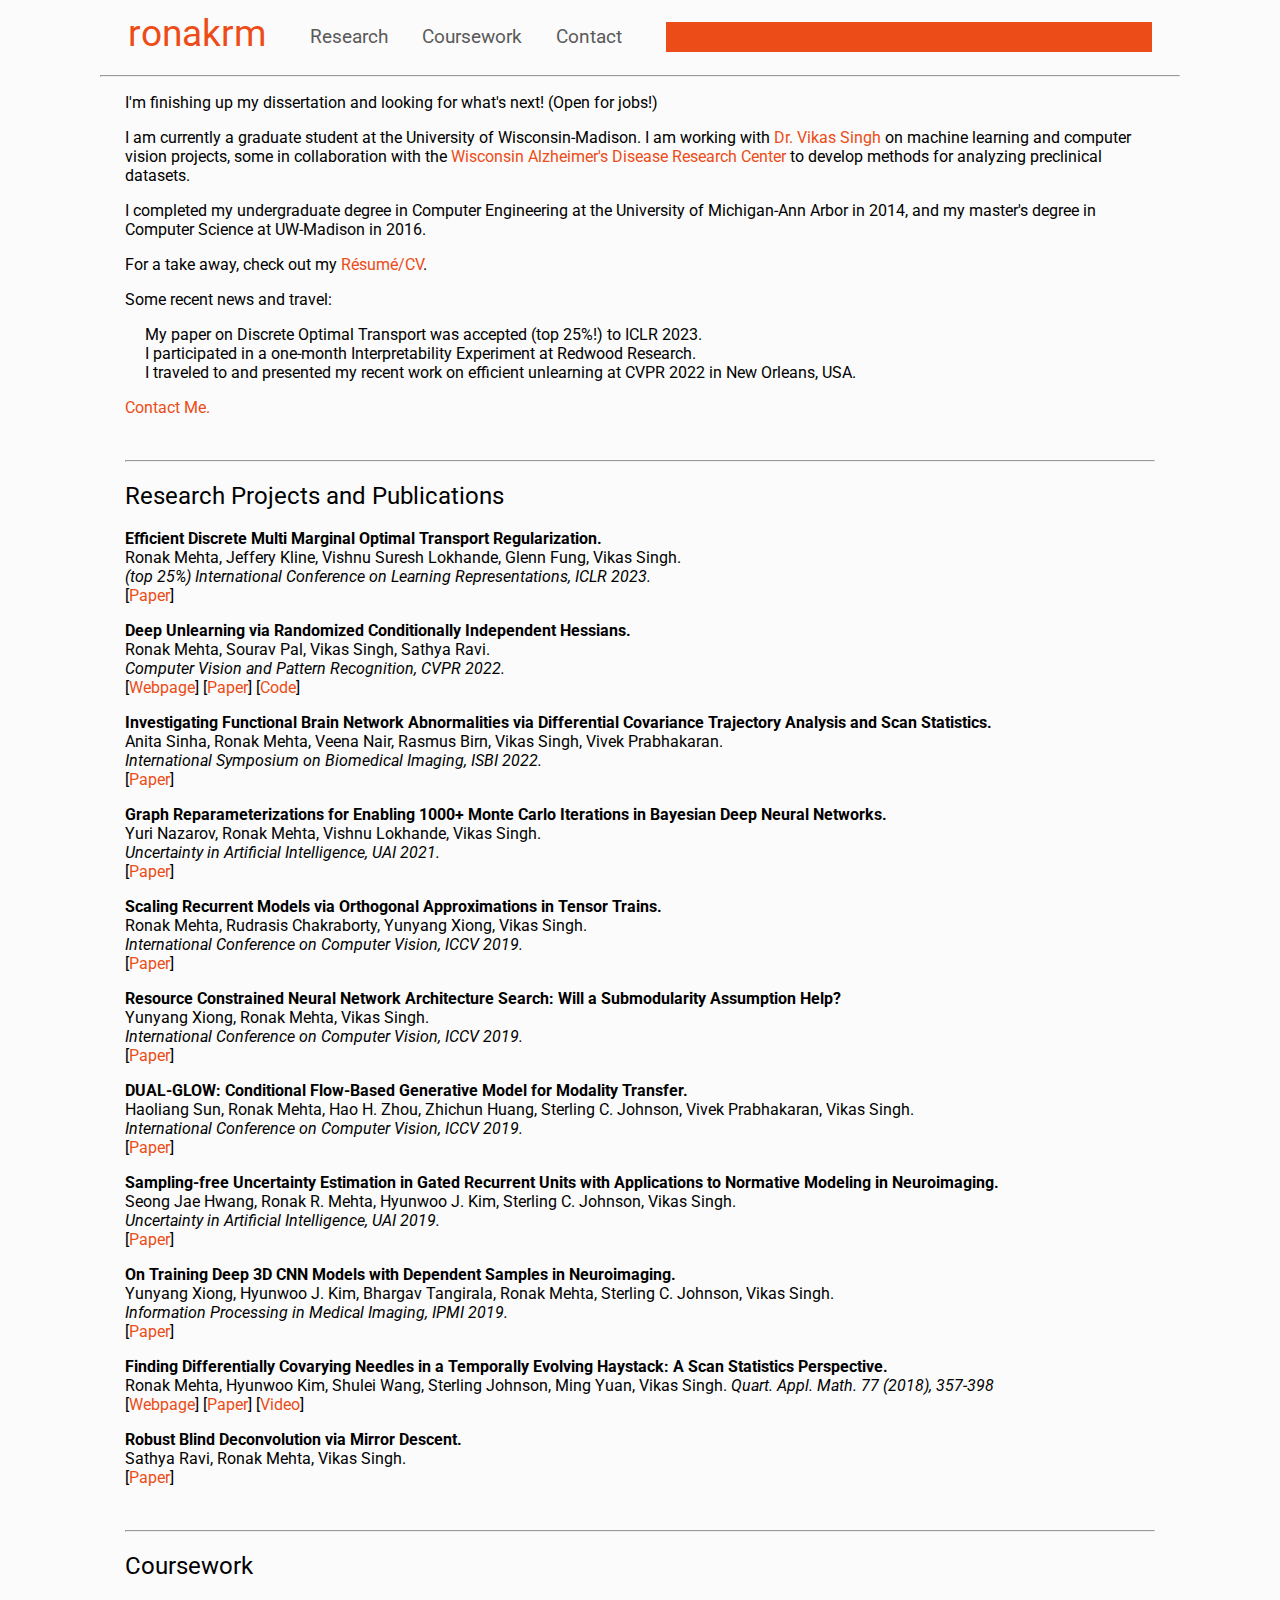
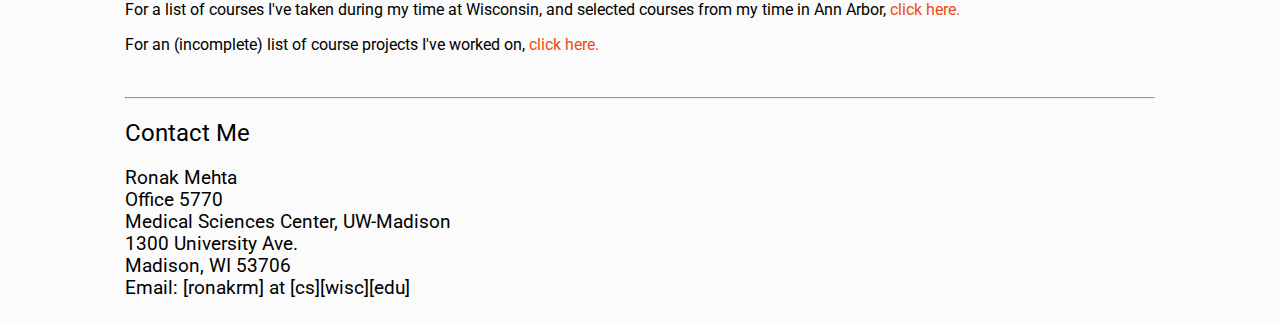
<file: index.html>
<!DOCTYPE HTML>
<html>
	
<head>
	<meta charset="utf-8">
	<link href='http://fonts.googleapis.com/css?family=Roboto' rel='stylesheet' type='text/css'>
	<link rel="stylesheet" href="./css/title-bar.css">
	<link rel="stylesheet" href="./css/main.css">
	
	<script src="http://code.jquery.com/jquery-3.2.1.js"></script>

</head>

<body>
	<div class="header">
		<table id="title-bar">
			<tr>
				<td>
					<div id="title">
						<div class="container">
								<h1><a href="/~ronakrm/">ronakrm</a></h1>
						</div>
					</div>
				</td>
				<td>
					<div id="nav">
						<div class="container">
							<ul>
								<li><a href="#research">Research</a></li>
								<li><a href="#coursework">Coursework</a></li>
								<li><a href="#contact">Contact</a></li>
							</ul>
						</div>
					</div>
				</td>
				<td>
					<div id="title-box">
						<div class="container">
						</div>
					</div>
				</td>
			</tr>
		</table>
		<hr style="margin:0">
	</div>
	<div class="content">
		<div class="container">
			<p>I'm finishing up my dissertation and looking for what's next! (Open for jobs!)</p>
			<p>I am currently a graduate student at the University of Wisconsin-Madison. I am working with <a href="http://biostat.wisc.edu/~vsingh" class="prettylink">Dr. Vikas Singh</a> on machine learning and computer vision projects, some in collaboration with the <a href="http://adrc.wisc.edu" class="prettylink">Wisconsin Alzheimer's Disease Research Center</a> to develop methods for analyzing preclinical datasets.</p>
			<p>I completed my undergraduate degree in Computer Engineering at the University of Michigan-Ann Arbor in 2014, and my master's degree in Computer Science at UW-Madison in 2016.</p>
			<p>For a take away, check out my <a href="/~ronakrm/resume/Ronak_Mehta_CV.pdf" class="prettylink">R&eacute;sum&eacute;/CV</a>.</p>
			<p>Some recent news and travel:</p>
				<p style="margin-left:20px">
					My paper on Discrete Optimal Transport was accepted (top 25%!) to ICLR 2023.
					<br/>I participated in a one-month Interpretability Experiment at Redwood Research.
					<br/>I traveled to and presented my recent work on efficient unlearning at CVPR 2022 in New Orleans, USA.
					<!-- <br/> I presented (virtually) recent joint follow-up work on covariance trajectories at ISBI 2022 at Kolkata, India. -->
					<!-- <br/> I presented (virtually) joint work on fast Monte Carlo estimates in Deep Networks at UAI 2021. -->
				<!-- - I presented my recent works at ICCV 2019 in Seoul, Korea. -->
				<!-- <br/>- I presented joint work on Sampling-Free Uncertainty Estimation in RNNs at UAI 2019 in Tel-Aviv, Israel. -->
				<!-- <br/>- Our work on Training Deep 3DCNN Models with Dependent Samples in Neuroimaging was presented at IPMI 2019 in Hong Kong. -->
				<!-- <br/>- I attended the Third AI Safety Camp in Madrid, Spain, and worked on the analysis of adversarial corruptions to mutli-armed bandit problems. -->
				<!--<br> I presented my work on <a href="/~ronakrm/research/covtraj/" class="prettylink">covariance trajectory localization</a> at the CVPR 2018 Workshop on Differential Geometry in Computer Vision and Machine Learning (Diff-CVML) in Salt Lake City.-->
				<!--<br>I presented some of my work below at Midwest Macine Learning Symposium (MMLS 2018) in Chicago, IL.-->
				<!--<br>I presented a poster on Robust Image Deconvolution (see below) at the Midwest Computer Vision Workshop (MCVW 2018) in Ann Arbor, MI.-->
				<!-- <br>I attended CVPR 2017 in Hawaii. -->
				<!-- <br>I attended the Midwest Machine Learning Symposium (MMLS 2017) in Chicago. -->
				<!-- <br>I attended ICML 2016 in New York. -->
				</p>
			<p><a href="/~ronakrm/#contact" class="prettylink">Contact Me.</a></p>
		</div>
	</div>

	<a class="anchor" id="research"></a>
	<div class="content">
		<div class="container">
			<hr/>
			<h2>Research Projects and Publications</h2>

			<!-- THE TEMPLATE
			<p>
			<b>Title.</b>
			<br/>
			Author 1, Author 2, Author 3.
			<br/>
			<em>Venue/Under Review.</em>
			<br/>
			[Links TBD]
			[<a href="/~ronakrm/research/projectpage/" class="prettylink">Webpage</a>][<a href="Arxiv/pub page link" class="prettylink">Paper</a>] [<a href="video link" class="prettylink">Video</a>] [<a href="code/github link" class="prettylink">Code</a>]
			</p>
			--> 
			<p>
			<b>Efficient Discrete Multi Marginal Optimal Transport Regularization.</b>
			<br/>
			Ronak Mehta, Jeffery Kline, Vishnu Suresh Lokhande, Glenn Fung, Vikas Singh.
			<br/>
			<em>(top 25%) International Conference on Learning Representations, ICLR 2023.</em>
			<br/>
			<!-- [<a href="/~ronakrm/research/projectpage/" class="prettylink">Webpage</a>] -->
			[<a href="https://openreview.net/forum?id=R98ZfMt-jE" class="prettylink">Paper</a>]
			<!-- [<a href="video link" class="prettylink">Video</a>] -->
			<!-- [<a href="code/github link" class="prettylink">Code</a>] -->
			</p>
			<p>
			<b>Deep Unlearning via Randomized Conditionally Independent Hessians.</b>
			<br/>
			Ronak Mehta, Sourav Pal, Vikas Singh, Sathya Ravi.
			<br/>
			<em>Computer Vision and Pattern Recognition, CVPR 2022.</em>
			<br/>
			[<a href="/~ronakrm/research/deep-unlearning/" class="prettylink">Webpage</a>]
			[<a href="https://openaccess.thecvf.com/content/CVPR2022/html/Mehta_Deep_Unlearning_via_Randomized_Conditionally_Independent_Hessians_CVPR_2022_paper.html" class="prettylink">Paper</a>]
			<!-- [<a href="video link" class="prettylink">Video</a>] -->
			[<a href="https://github.com/vsingh-group/LCODEC-deep-unlearning" class="prettylink">Code</a>]
			</p>

			<p>
			<b>Investigating Functional Brain Network Abnormalities via Differential Covariance Trajectory Analysis and Scan Statistics.</b>
			<br/>
			Anita Sinha, Ronak Mehta, Veena Nair, Rasmus Birn, Vikas Singh, Vivek Prabhakaran.
			<br/>
			<em>International Symposium on Biomedical Imaging, ISBI 2022.</em>
			<br/>
			[<a href="https://ieeexplore.ieee.org/document/9761442" class="prettylink">Paper</a>]
			<!-- [<a href="/~ronakrm/research/projectpage/" class="prettylink">Webpage</a>] -->
			<!-- [<a href="Arxiv/pub page link" class="prettylink">Paper</a>] -->
			<!-- [<a href="video link" class="prettylink">Video</a>] -->
			<!-- [<a href="https://github.com/vsingh-group/LCODEC-deep-unlearning" class="prettylink">Code</a>] -->
			</p>

			<p>
			<b>Graph Reparameterizations for Enabling 1000+ Monte Carlo Iterations in Bayesian Deep Neural Networks.</b>
			<br/>
			Yuri Nazarov, Ronak Mehta, Vishnu Lokhande, Vikas Singh.
			<br/>
			<em>Uncertainty in Artificial Intelligence, UAI 2021.</em>
			<br/>
			<!-- [<a href="/~ronakrm/research/projectpage/" class="prettylink">Webpage</a>] -->
			[<a href="https://proceedings.mlr.press/v161/nazarovs21b.html" class="prettylink">Paper</a>]
			<!-- [<a href="video link" class="prettylink">Video</a>] -->
			<!-- [<a href="https://github.com/vsingh-group/LCODEC-deep-unlearning" class="prettylink">Code</a>] -->
			</p>

			<p>
			<b>Scaling Recurrent Models via Orthogonal Approximations in Tensor Trains.</b>
			<br/>
			Ronak Mehta, Rudrasis Chakraborty, Yunyang Xiong, Vikas Singh.
			<br/>
			<em>International Conference on Computer Vision, ICCV 2019.</em>
			<br/>
			<!--[<a href="/~ronakrm/research/ott/" class="prettylink">Webpage</a>]-->
			[<a href="http://openaccess.thecvf.com/content_ICCV_2019/html/Mehta_Scaling_Recurrent_Models_via_Orthogonal_Approximations_in_Tensor_Trains_ICCV_2019_paper.html" class="prettylink">Paper</a>]
			</p>

			<p>
			<b>Resource Constrained Neural Network Architecture Search: Will a Submodularity Assumption Help?</b>
			<br/>
			Yunyang Xiong, Ronak Mehta, Vikas Singh. 
			<br/>
			<em>International Conference on Computer Vision, ICCV 2019.</em>
			<br/>
			<!--[<a href="/~ronakrm/research/rcas/" class="prettylink">Webpage</a>]-->
			[<a href="http://openaccess.thecvf.com/content_ICCV_2019/html/Xiong_Resource_Constrained_Neural_Network_Architecture_Search_Will_a_Submodularity_Assumption_ICCV_2019_paper.html" class="prettylink">Paper</a>]
			</p>

			<p>
			<b>DUAL-GLOW: Conditional Flow-Based Generative Model for Modality Transfer.</b>
			<br/>
			Haoliang Sun, Ronak Mehta, Hao H. Zhou, Zhichun Huang, Sterling C. Johnson, Vivek Prabhakaran, Vikas Singh.
			<br/>
			<em>International Conference on Computer Vision, ICCV 2019.</em>
			<br/>
			<!--[<a href="/~ronakrm/research/rcas/" class="prettylink">Webpage</a>]-->
			[<a href="http://openaccess.thecvf.com/content_ICCV_2019/html/Sun_DUAL-GLOW_Conditional_Flow-Based_Generative_Model_for_Modality_Transfer_ICCV_2019_paper.html" class="prettylink">Paper</a>]
			</p>

			<p>
			<b>Sampling-free Uncertainty Estimation in Gated Recurrent Units with Applications to Normative Modeling in Neuroimaging.</b>
			<br/>
			Seong Jae Hwang, Ronak R. Mehta, Hyunwoo J. Kim, Sterling C. Johnson, Vikas Singh.
			<br/>
			<em>Uncertainty in Artificial Intelligence, UAI 2019.</em>
			<br/>
			<!--[<a href="/~ronakrm/research/spgru/" class="prettylink">Webpage</a>]-->[<a href="http://auai.org/uai2019/proceedings/papers/296.pdf" class="prettylink">Paper</a>]
			</p>

			<p>
			<b>On Training Deep 3D CNN Models with Dependent Samples in Neuroimaging.</b>
			<br/>
			Yunyang Xiong, Hyunwoo J. Kim, Bhargav Tangirala, Ronak Mehta, Sterling C. Johnson, Vikas Singh.
			<br/>
			<em>Information Processing in Medical Imaging, IPMI 2019.</em>
			<br/>
			[<a href="https://link.springer.com/chapter/10.1007/978-3-030-20351-1_8" class="prettylink">Paper</a>]
			<!--[<a href="/~ronakrm/research/projectpage/" class="prettylink">Webpage</a>][<a href="video link" class="prettylink">Video</a>] [<a href="code/github link" class="prettylink">Code</a>]-->
			</p>

			<p>
			<b>Finding Differentially Covarying Needles in a Temporally Evolving Haystack: A Scan Statistics Perspective.</b>
			<br/>
			Ronak Mehta, Hyunwoo Kim, Shulei Wang, Sterling Johnson, Ming Yuan, Vikas Singh. 
			<em>Quart. Appl. Math. 77 (2018), 357-398</em>
			<br/>
			[<a href="/~ronakrm/research/covtraj/" class="prettylink">Webpage</a>] [<a href="https://www.ams.org/journals/qam/2019-77-02/S0033-569X-2018-01522-9/" class="prettylink">Paper</a>] [<a href="https://vimeo.com/205606140" class="prettylink">Video</a>]
			</p>

			<p>
			<b>Robust Blind Deconvolution via Mirror Descent.</b>
			<br/>
			Sathya Ravi, Ronak Mehta, Vikas Singh. 
			<!--<em>Under Review.</em>-->
			<br/>
			<!--[<a href="/~ronakrm/research/prida/" class="prettylink">Webpage</a>]-->[<a href="https://arxiv.org/abs/1803.08137" class="prettylink">Paper</a>]
			</p>

			<h2> 
			</h2>
	</div>
	<a class="anchor" id="coursework"></a>
	<div class="content">
		<div class="container">
			<hr/>
			<h2>Coursework</h2>
			<p>For a list of courses I've taken during my time at Wisconsin, and selected courses from my time in Ann Arbor, <a href="/~ronakrm/coursework/" class="prettylink">click here.</a></p>
			<p>For an (incomplete) list of course projects I've worked on, <a href="/~ronakrm/projects" class="prettylink">click here.</a></p>
		</div>
	</div>

	<a class="anchor" id="contact"></a>
	<div class="content">
		<div class="container">
			<hr/>
			<h2> Contact Me</h2>
			<h3>Ronak Mehta<br>
			Office 5770<br>
			Medical Sciences Center, UW-Madison<br>
			1300 University Ave.<br>
			Madison, WI 53706<br>
			Email: [ronakrm] at [cs][wisc][edu]</h3>
		</div>
	</div>

</body>

</html>
</file>
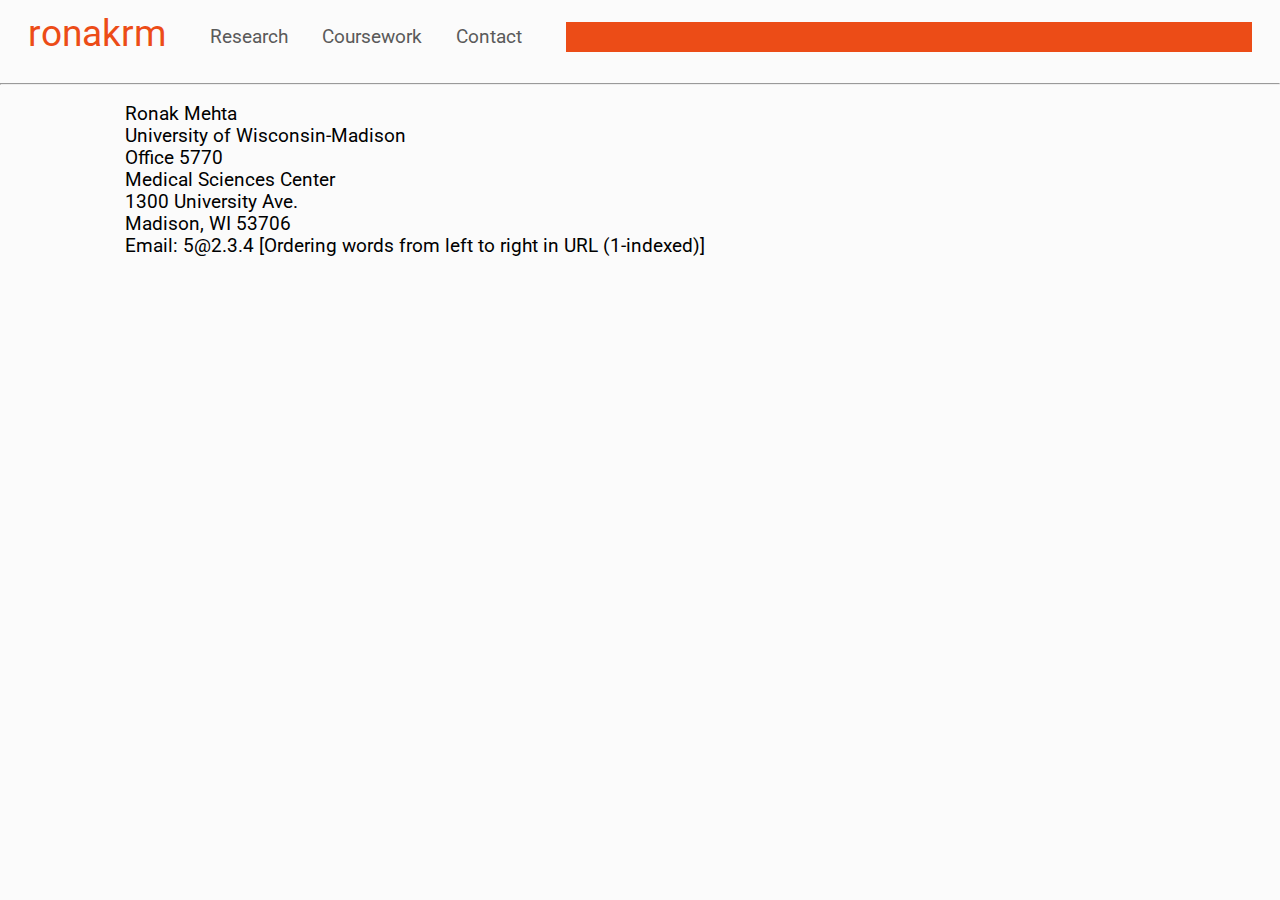
<file: contact/index.html>
<!DOCTYPE HTML>
<html>
	
<head>
	<link href='http://fonts.googleapis.com/css?family=Roboto' rel='stylesheet' type='text/css'>
	<link rel="stylesheet" href="../css/title-bar.css">
	<link rel="stylesheet" href="../css/main.css">
	<script src="http://code.jquery.com/jquery-3.2.1.js"></script>
	<script> 
		$(function(){
	  		$("#header").load("../header.html"); 
		});
	</script> 
</head>

<body>
	<div id="header"></div>
	<div class="content">
		<div class="container">
			<h3>Ronak Mehta<br>
				University of Wisconsin-Madison<br>
			Office 5770<br>
			Medical Sciences Center<br>
			1300 University Ave.<br>
			Madison, WI 53706<br>
			Email: 5@2.3.4 [Ordering words from left to right in URL (1-indexed)]</h3>
		</div>
	</div>

</body>

</html>
</file>
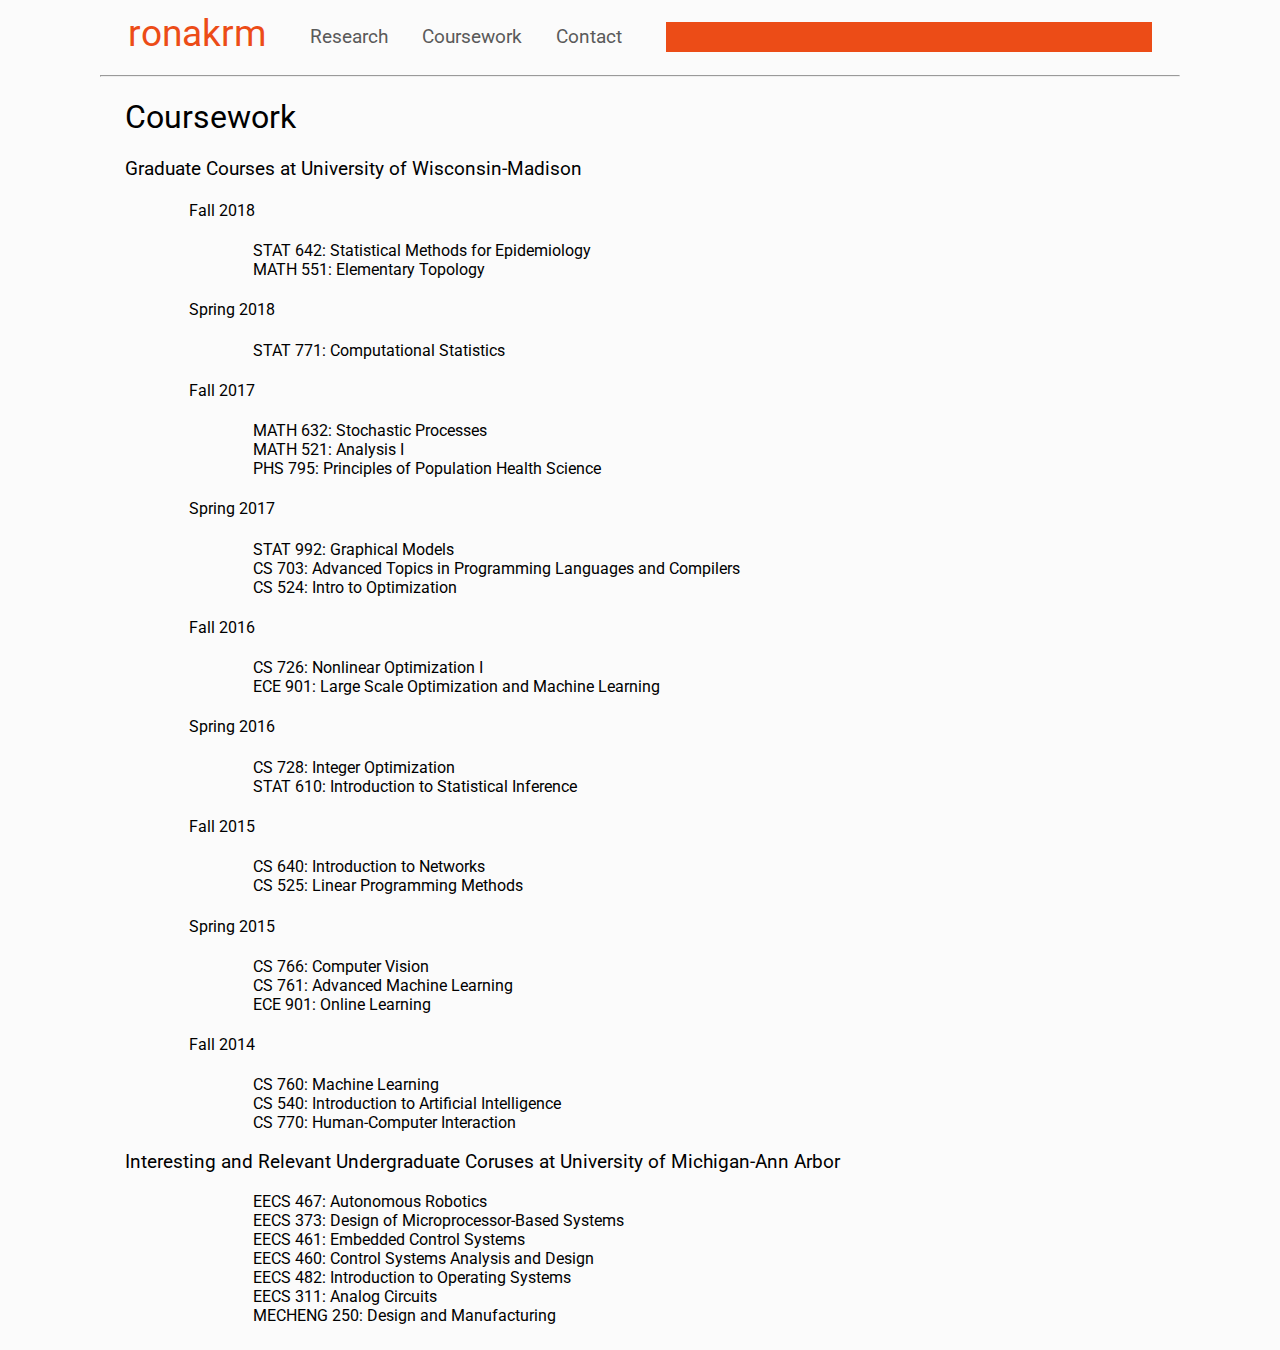
<file: coursework/index.html>
<!DOCTYPE HTML>
<html>
	
<head>
	<link href='http://fonts.googleapis.com/css?family=Roboto' rel='stylesheet' type='text/css'>
	<link rel="stylesheet" href="../css/title-bar.css">
	<link rel="stylesheet" href="../css/main.css">
	<link rel="stylesheet" href="../css/lists.css">
</head>

<body>
	<div class="header">
        <table id="title-bar">
            <tr>
                <td>
                    <div id="title">
                        <div class="container">
                                <h1><a href="/~ronakrm/">ronakrm</a></h1>
                        </div>
                    </div>
                </td>
                <td>
                    <div id="nav">
                        <div class="container">
                            <ul>
                                <li><a href="#research">Research</a></li>
                                <li><a href="#coursework">Coursework</a></li>
                                <li><a href="#contact">Contact</a></li>
                            </ul>
                        </div>
                    </div>
                </td>
                <td>
                    <div id="title-box">
                        <div class="container">
                        </div>
                    </div>
                </td>
            </tr>
        </table>
        <hr style="margin:0">
    </div>
	<div class="content">
		<div class="container">
			<h1>Coursework</h1>
			<h3>Graduate Courses at University of Wisconsin-Madison</h3>
				<h4>Fall 2018</h4>
                <p>STAT 642: Statistical Methods for Epidemiology
                <br/>MATH 551: Elementary Topology</p>
                <h4>Spring 2018</h4>
				<p>STAT 771: Computational Statistics</p>
				<h4>Fall 2017</h4>
				<p>MATH 632: Stochastic Processes
				<br/>MATH 521: Analysis I
				<br/>PHS 795: Principles of Population Health Science</p>
				<h4>Spring 2017</h4>
				<p>STAT 992: Graphical Models
				</br>CS 703: Advanced Topics in Programming Languages and Compilers
				</br>CS 524: Intro to Optimization</p>
				<h4>Fall 2016</h4>
				<p>CS 726: Nonlinear Optimization I
				<br>ECE 901: Large Scale Optimization and Machine Learning</p>
				<h4>Spring 2016</h4>
				<p>CS 728: Integer Optimization
				<br>STAT 610: Introduction to Statistical Inference</p>
				<h4>Fall 2015</h4>
				<p>CS 640: Introduction to Networks
				<br>CS 525: Linear Programming Methods</p>
				<h4>Spring 2015</h4>
				<p>CS 766: Computer Vision
				<br>CS 761: Advanced Machine Learning
				<br>ECE 901: Online Learning</p>
				<h4>Fall 2014</h4>
				<p>CS 760: Machine Learning
				<br>CS 540: Introduction to Artificial Intelligence
				<br>CS 770: Human-Computer Interaction</p>
			<h3>Interesting and Relevant Undergraduate Coruses at University of Michigan-Ann Arbor</h3>
				<p>EECS 467: Autonomous Robotics
				<br>EECS 373: Design of Microprocessor-Based Systems
				<br>EECS 461: Embedded Control Systems
				<br>EECS 460: Control Systems Analysis and Design
				<br>EECS 482: Introduction to Operating Systems
				<br>EECS 311: Analog Circuits
				<br>MECHENG 250: Design and Manufacturing</p>
		</div>
	</div>

</body>

</html>
</file>
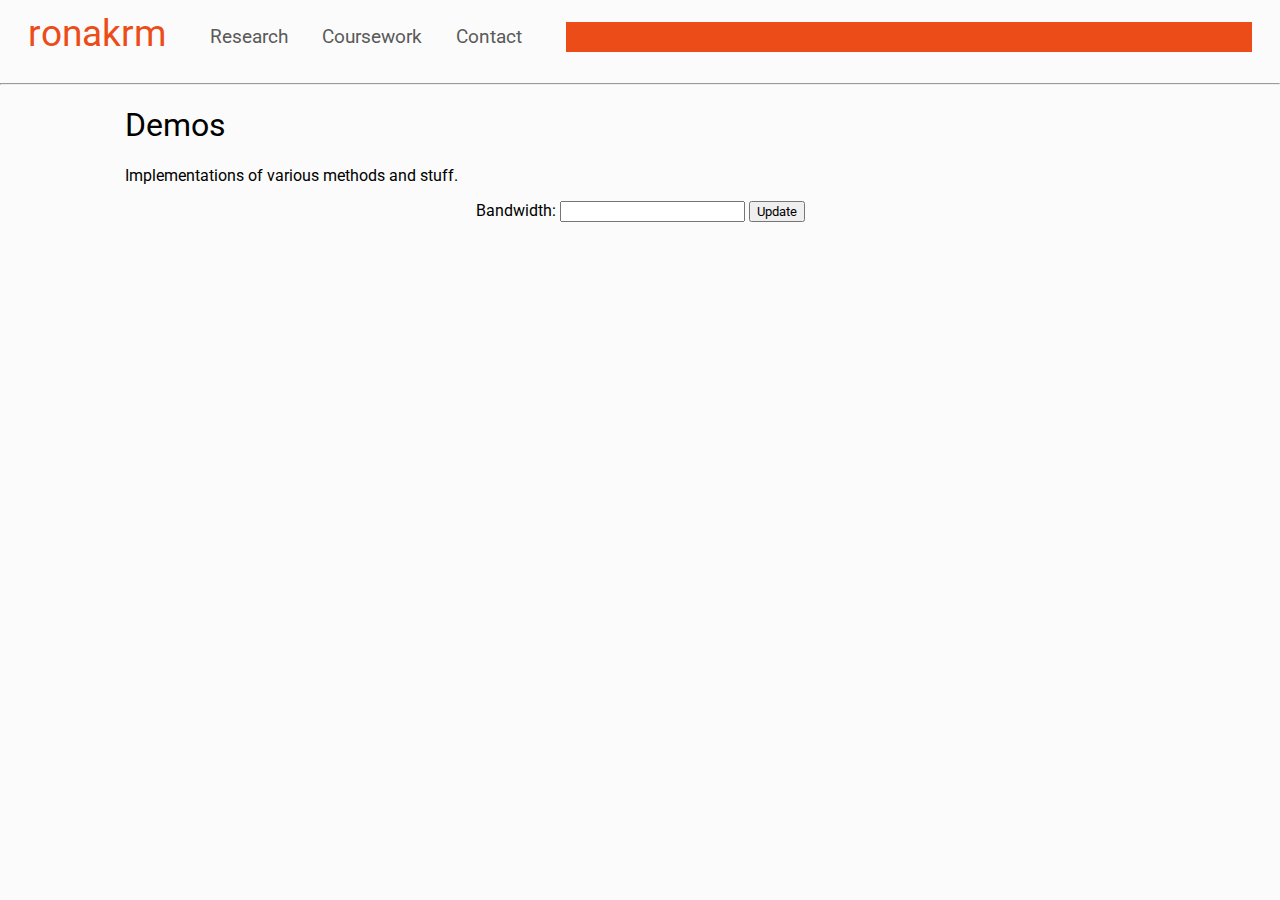
<file: demos/index.html>
<!DOCTYPE HTML>
<html>
	
<head>
	<link href='http://fonts.googleapis.com/css?family=Roboto' rel='stylesheet' type='text/css'>
	<link rel="stylesheet" href="../css/title-bar.css">
	<link rel="stylesheet" href="../css/main.css">

 	<script type="text/javascript" src="../js/jquery-2.1.3.min.js"></script>
	<script type="text/javascript" src="https://www.google.com/jsapi"></script>
	<script type="text/javascript" src="../js/getQueryParams.js"></script>
	<script type="text/javascript" src="NW.js"></script>
	<script type="text/javascript">
    	$.get('data.txt', function(data){
		    var allTextLines = data.split(/\r\n|\n/);
		    var headers = allTextLines[0].split(',');
		    var lines = [];

		    for (var i=1; i<allTextLines.length; i++) {
		        var data = allTextLines[i].split(',');
		        if (data.length == headers.length) {

		            var tarr = [];
		            for (var j=0; j<headers.length; j++) {
		                tarr.push(headers[j]+":"+data[j]);
		            }
		            lines.push(tarr);
		        }
		    }
		    // alert(lines);
		    //console.log(lines);
    	});
	</script>
	<script src="http://code.jquery.com/jquery-3.2.1.js"></script>
	<script> 
		$(function(){
	  		$("#header").load("../header.html"); 
		});
	</script> 
</head>

<body>
	<div id="header"></div>
	<div class="content">
		<div class="container">
			<h1>Demos</h1>
			<p>Implementations of various methods and stuff.</p>

			<div id="NW" align="center">

				<form method="GET">
					Bandwidth: <input type="text" name="bandwidth"> <input type="submit" value="Update">
				</form>

				<!--php script here probably-->

				<div id="chart_div" style="width: 900px; height: 500px"></div>

			</div>


		</div>
	</div>

</body>

</html>
</file>
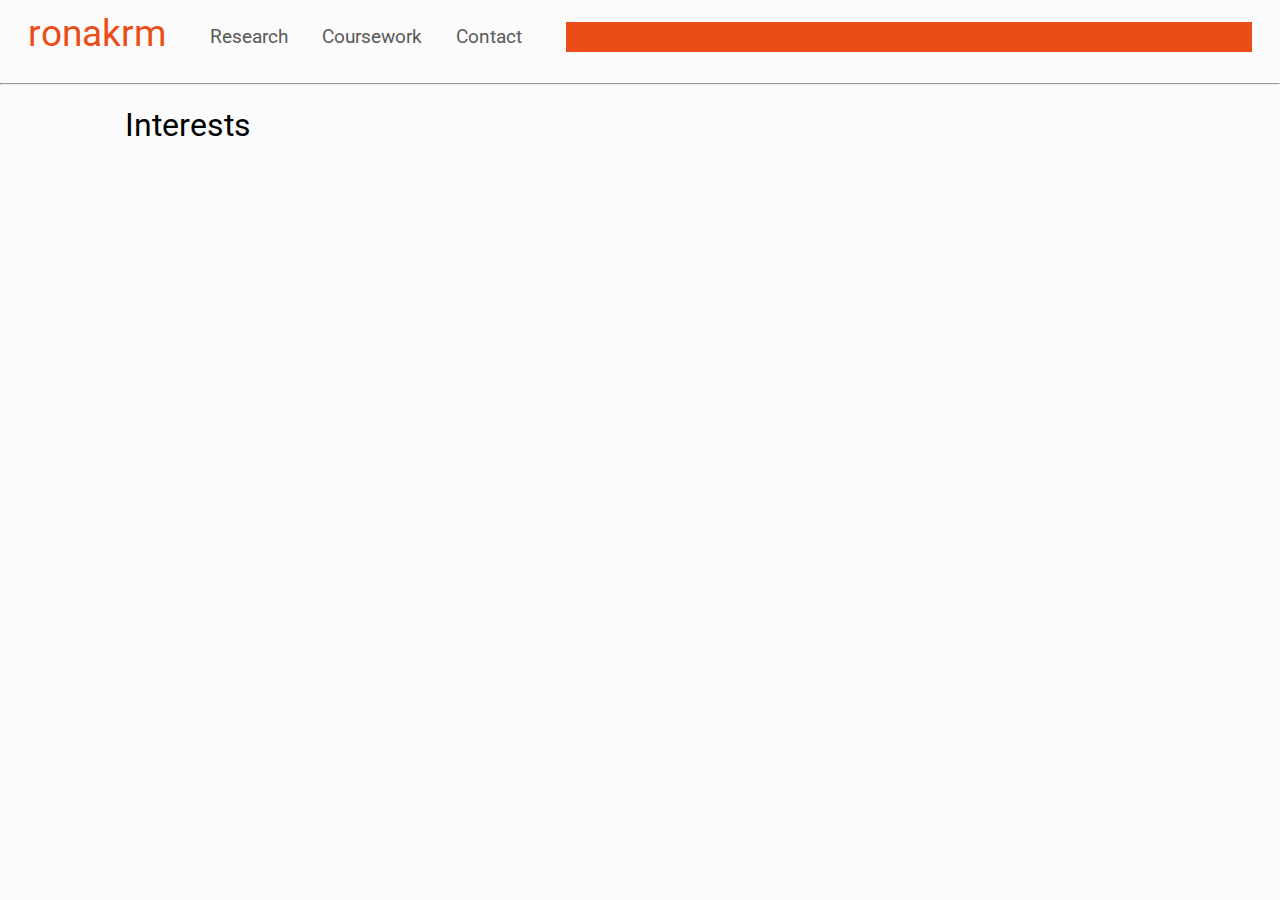
<file: interests/index.html>
<!DOCTYPE HTML>
<html>
	
<head>
	<link href='http://fonts.googleapis.com/css?family=Roboto' rel='stylesheet' type='text/css'>
	<link rel="stylesheet" href="../css/title-bar.css">
	<link rel="stylesheet" href="../css/main.css">
	<script src="http://code.jquery.com/jquery-3.2.1.js"></script>
	<script> 
		$(function(){
	  		$("#header").load("../header.html"); 
		});
	</script> 
</head>

<body>
	<div id="header"></div>
	<div class="content">
		<div class="container">
			<h1>Interests</h1>
		</div>
	</div>

</body>

</html>
</file>
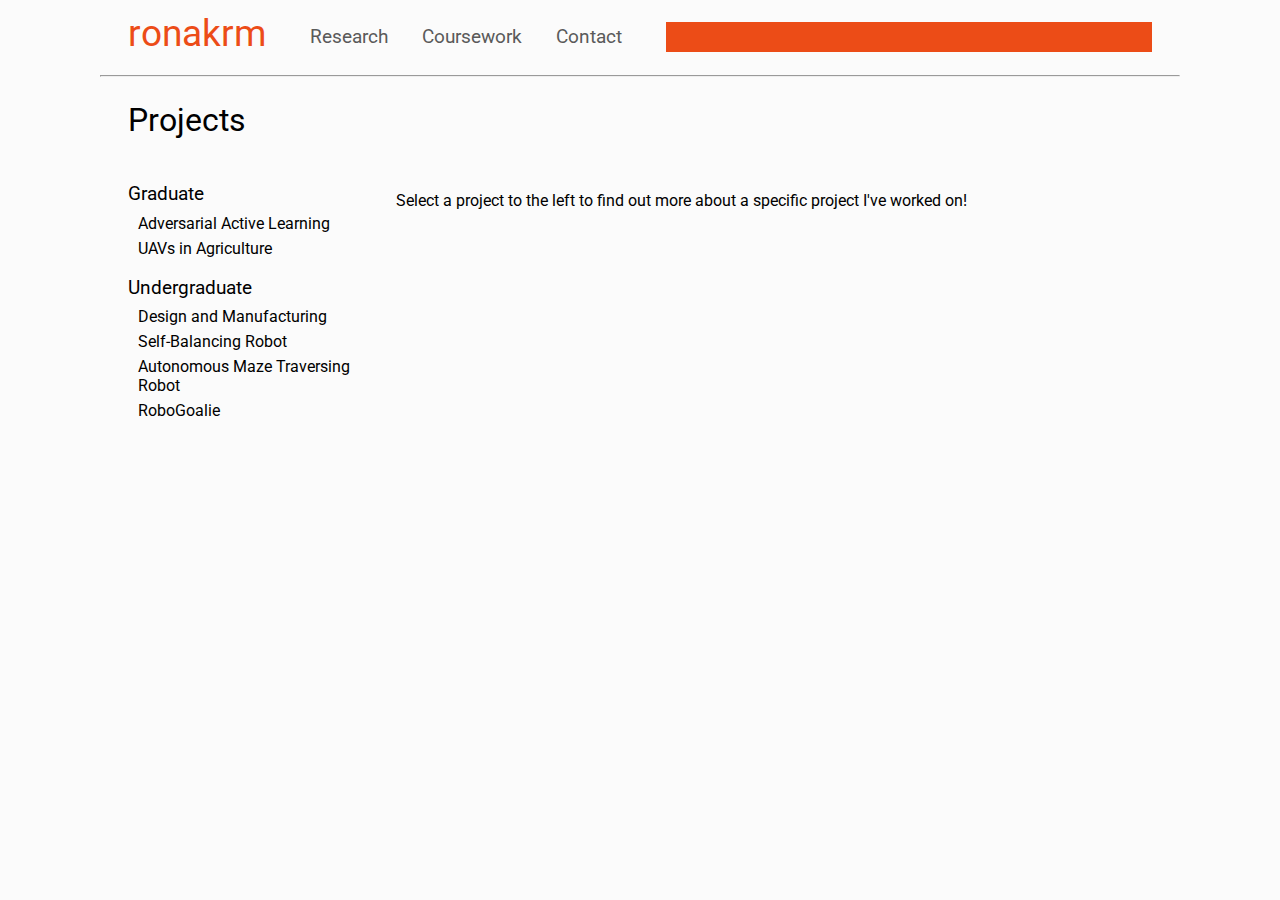
<file: projects/index.html>
<!DOCTYPE HTML>
<html>
	
<head>
	<link href='http://fonts.googleapis.com/css?family=Roboto' rel='stylesheet' type='text/css'>
	<link rel="stylesheet" href="../css/title-bar.css">
	<link rel="stylesheet" href="../css/main.css">
	<link rel="stylesheet" href="../css/twocolumn.css">
	<script src="http://code.jquery.com/jquery-3.2.1.js"></script>
	<script> 
		$(function(){
	  		$("#header").load("../header.html"); 
		});
	</script> 
</head>


<body>
	<div class="header">
        <table id="title-bar">
            <tr>
                <td>
                    <div id="title">
                        <div class="container">
                                <h1><a href="/~ronakrm/">ronakrm</a></h1>
                        </div>
                    </div>
                </td>
                <td>
                    <div id="nav">
                        <div class="container">
                            <ul>
                                <li><a href="#research">Research</a></li>
                                <li><a href="#coursework">Coursework</a></li>
                                <li><a href="#contact">Contact</a></li>
                            </ul>
                        </div>
                    </div>
                </td>
                <td>
                    <div id="title-box">
                        <div class="container">
                        </div>
                    </div>
                </td>
            </tr>
        </table>
        <hr style="margin:0">
    </div>
	<div class="content">
		<div class="container">
			<table id="projects">
				<colgroup>
					<col id="sidebar">
					<col id="meat">
				</colgroup>
				<tr id="firstrow" style="min-height: 300px">
					<td>
						<div id="project-heading">
							<h1>Projects</h1>
						</div>
					</td>
					<td>
						<div id="project-title">
							<div class="container">
								<div id="t-default">
									<h2></h2>
								</div>
								<div id="t-aladdin" style="display:none">
									<h2>Active Learning in Adversarial Distributed Domains Involving Networks (ALADDIN)</h2>
								</div>
								<div id="t-uavs" style="display:none">
									<h2>UAVs in Agriculture: Perceptions, Prospects, and "Probably Not"</h2>
								</div>
								<div id="t-design-mfg" style="display:none">
									<h2>Mechanical Design and Manufacturing Robot Competition</h2>
								</div>
								<div id="t-balancing-robot" style="display:none">
									<h2>Self-Balancing Robot: Embedded Microprocessor Systems and Design Project</h2>
								</div>
								<div id="t-autonomous" style="display:none">
									<h2>Autonomous Maze Traversal Robot</h2>
								</div>
								<div id="t-robogoalie" style="display:none">
									<h2>RoboGoalie: Object Tracking and Path Prediction</h2>
								</div>
							</div>
						</div>
					</td>
				</tr id="secondrow">
				<tr>
					<td>
						<div id="project-list">
							<div class="container">
								<h3>Graduate</h3>
									<p id="-aladdin">Adversarial Active Learning</p>
									<p id="-uavs">UAVs in Agriculture</p>
								<h3>Undergraduate</h3>									
									<p id="-design-mfg">Design and Manufacturing</p>
									<p id="-balancing-robot">Self-Balancing Robot</p>
									<p id="-autonomous">Autonomous Maze Traversing Robot</p>
									<p id="-robogoalie">RoboGoalie</p>
							</div>
						</div>
					</td>
					<td>
						<div id="selected-project">
							<div class="container">
								<div id="default">
									<p>Select a project to the left to find out more about a specific project I've worked on!</p>
								</div>
								<div id="aladdin" style="display:none">
									<h3>Collaborators: Chris Magnano</h3>
									<h3>Abstract</h3>
									<p>Active learning allows models to choose training instances in an online setting. One unexplored domain where this comes into practice is in adversarial learning. As well as a number of new theoretical considerations, using active learning in adversarial domains may give valuable insight into how to design security systems to deter malicious users. Applying active learning in an adversarial setting results in a number of new considerations when designing a query method. We evaluate a number of query methods that may have value in the adversarial problem domain of network intrusion detection, and present a new method, k-Safe Axes. K-Safe Axes simulates a malicious user by attempting to find network attacks which could bypass a network intrusion detector. Our results are inconclusive, but show the need for further exploration of k-Safe Axes and other active learning query methods in this domain.</p>
									<p>Check out the full paper here: <a href="ALADDIN.pdf">Paper</a></p>
								</div>
								<div id="uavs" style="display:none">
									<div class="text">
										<h3>Collaborators: Ganesh Kumar, Margaret Pearce<a href="CS770_Final_Poster.jpg"><img width="25%" height="25%" src="CS770_Final_Poster-thumb.jpg" style="float:right;margin:25px"></a>
											
										</h3>
										<h3>Abstract</h3>
										<p>
										Unmanned Aerial Vehicles (UAVs) are changing workflows in a variety of different fields ranging from security to cinematography. In particular, agriculture is a field that is poised to strongly benefit from this technology. In this paper, we use an ethnographic field study to gauge the current perception of UAVs in the farming community. A Grounded Theory analysis of interviews with stakeholders was used to identify UAV trends, impressions, and interest. Our findings revealed relatively low familiarity with UAV technology among farmers but significant interest in future possibilities. Key concerns included the applicability of UAVs and the potential return on investment. Furthermore, government regulation of UAVs is a critical factor that is slowing adoption as legislative decisions wait to be made. Despite these concerns, stakeholders are curious to see the future value of utilizing this technology. These results contribute to our understanding of the role of UAVs in agricultural settings and inform future design implications.</p>
										<p>View our presentation poster here: <a href="CS770_Final_Poster.pdf">Poster</a>
										<br>Check out the full paper here: <a href="UAVsInAgriculture_HCIF14_Group5.pdf">Paper</a></p>
									</div>
									<div class="sidepic" >
										
									</div>
								</div>
								<div id="design-mfg" style="display:none">
									<h3>Collaborators: Max Brodsky, Henrietta Cho, Samuel Shrago<a href="250_CAD.PNG"><img width="25%" height="25%" src="250_CAD.PNG" style="float:right;margin:25px"></a></h3>
									<p>This project was a semester-long survey of a complete mechanical design and manufacturing product cycle. The end machine was designed to compete in a ball-collecting competition.</p>
									<p>Milestones included initial design sketches, strategy development, and mechanical considerations. After a full design review, engineering drawings and fabrication instructions were developed, and finally the parts were manufactured using machining equipment including laser cutters, lathes, and mills.</p>
									<!--TODO youtube link maybe? -->
									<p>Check out our final report here: <a href="ME250_Final_Report.pdf">Paper</a></p>
								</div>
								<div id="balancing-robot" style="display:none">
									<h3>Collaborators: Samuel Parrotte, Frank Tan, Ryan Wooster</h3>
									<p>Using computer engineering concepts discussed in lecture and practiced through laboratory exercises, we designed and fabricated a self-balancing robot.</p>
									<p>Hardware programming was done in Verilog. Interfaces were created from an Actel Smartfusion embedded SoC to Xbee wireless communicators, continuous rotation servos, an accelerometer, a GameCube controller, and an LCD.</p>
									<p>Software programming was done in C. Programs were written to take input from both the accelerometer and GameCube controller, and generate correct output to the servos. The Xbees were used to wirelessly communicate from a base station to the robot, and the LCD was used as a diagnostic and feedback display.</p>
									<p>To effectively implement feedback control, the Ziegler-Nichols tuning method was used to determine PID parameters for the self-balancing mechanism.</p>
									<!--TODO youtube link maybe? and also poster -->
									<p>Check out our presentation poster here: <a href="EECS373_F13_Segway.pdf">Poster</a></p>
								</div>
								<div id="autonomous" style="display:none">
									<h3>Collaborators: Garrett Dewald, Jim Rasche, Ryan Wooster</h3>
									<p>This project's goal was to implement the full pipeline required to autonomously navigate through a maze. The hardware used was a <a href="http://april.eecs.umich.edu/maebot/">MAEbot</a>, provided by the <a href="http://april.eecs.umich.edu/">APRIL lab</a> at Michigan. Computer vision techniques were used to process input from a forward-facing camera. Barrel distortion was automatically corrected for using a calibration image, and a mapping from our imaging plane to real world coordinates was created using perspective projection homography methods. Kalman filtering was used to update the robot's state estimate integrating both odometry information from wheel encoders and an inertial measurement unit. Once a map of the observable world was created, path planning was used to explore and navigate.</p>
									<p>You can find more information about our automatic barrel distortion correction here: <a href="https://www.youtube.com/watch?v=xL8AaGi8LPs">YouTube</a></p>
								</div>
								<div id="robogoalie" style="display:none">
									<h3>Collaborators: Aaron Ridenour, Joe Scherping, Ryan Wooster</h3>
									<p>The purpose of the project was to create a proof of concept demonstration which would incorporate complex ideas from the EECS 467: Autonomous Robotics, and from the field, while also being approachable to a lay audience.
										Using dynamic object tracking and position prediction, the system can accurately move the robotic arm to intercept the ball's trajectory.
										Camera image processing was used to track the ball, and robotic kinematics was used to move the arm to the correct position.</p>
									<p>Check out our technical video overview here: <a href="https://www.youtube.com/watch?v=X_PQeLn894c">YouTube</a></p>
								</div>
							</div>
						</div>	
					</td>
				</tr>
			</table>
		</div>
	</div>

	<script src="../js/jquery-2.1.3.min.js"></script>
	<script src="../js/utils.js"></script>
	<script src="../js/projectselector.js"></script>

</body>

</html>
</file>
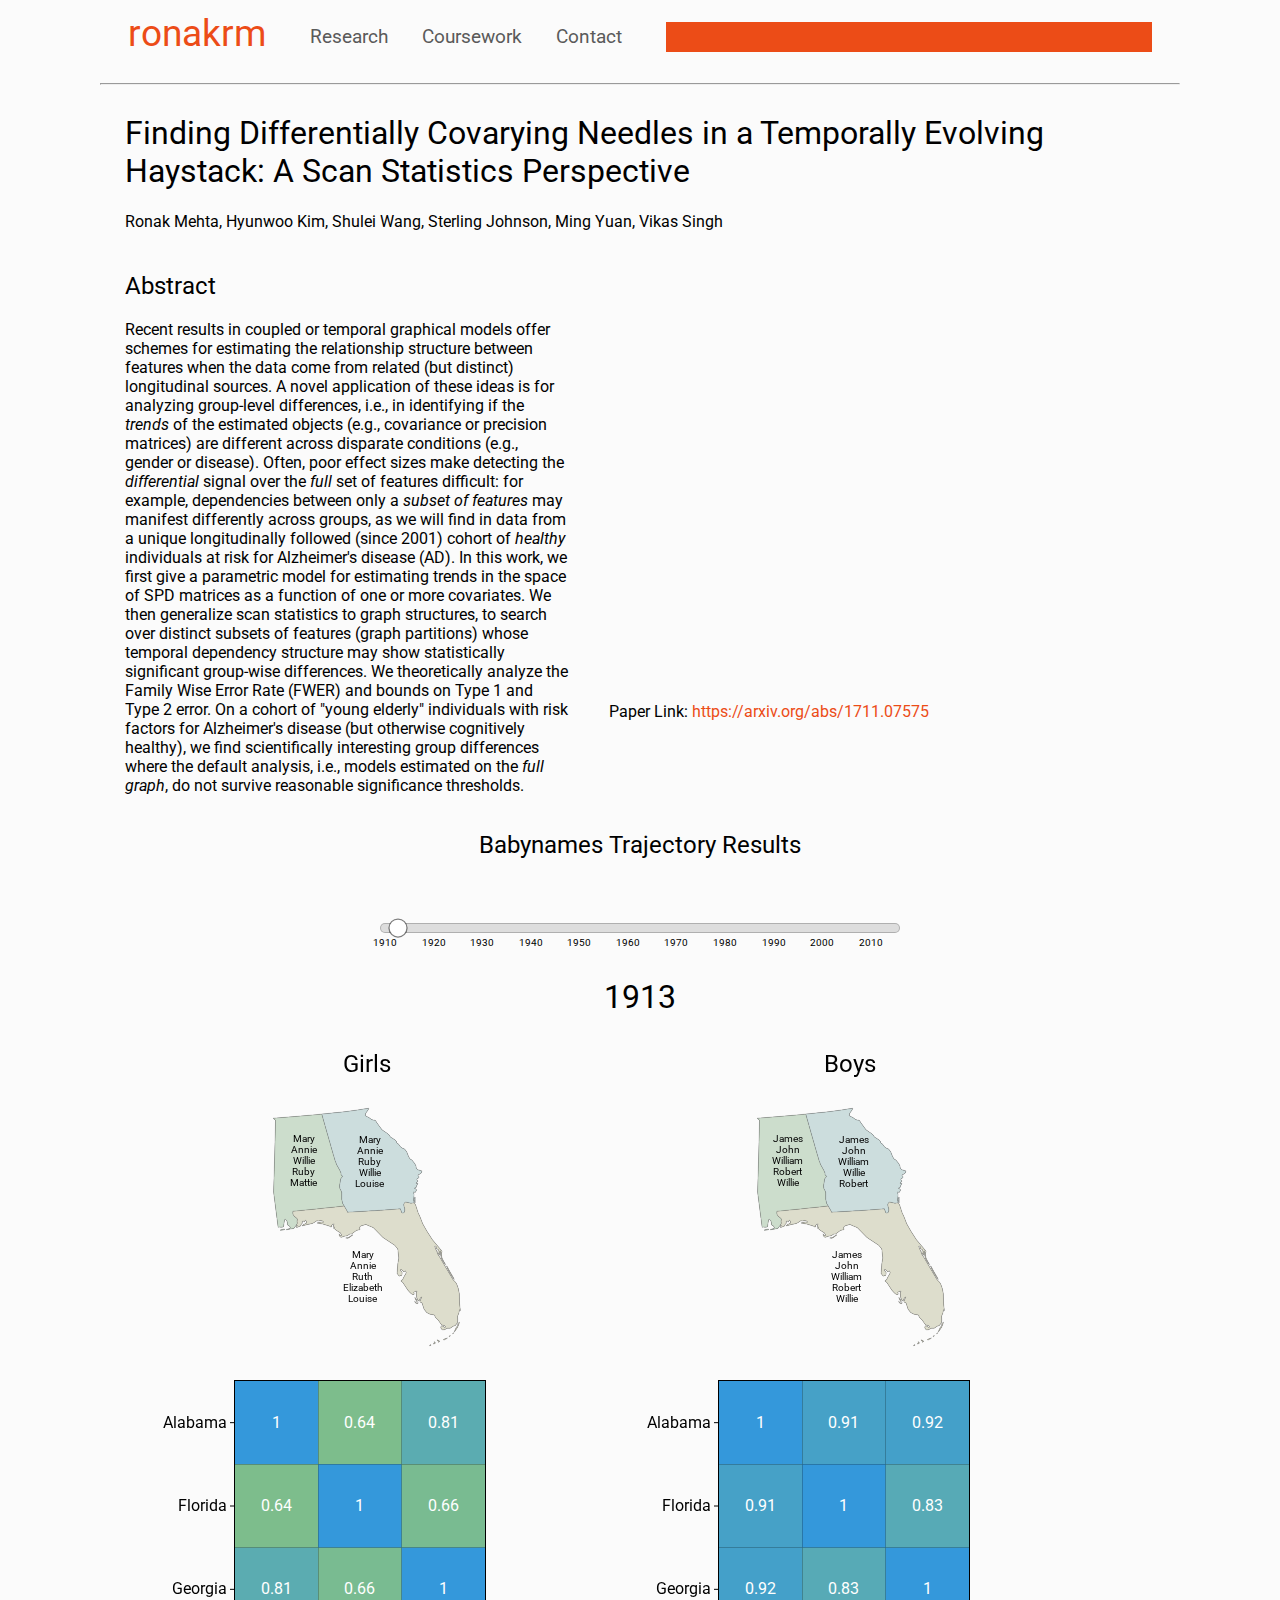
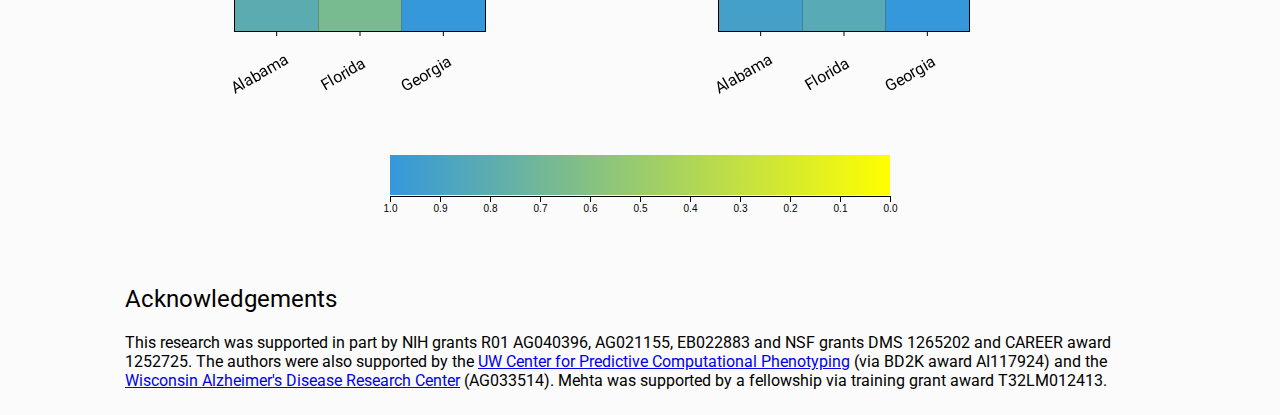
<file: research/covtraj/index.html>
<!DOCTYPE HTML>
<html>
	
<head>
	<meta charset="utf-8">
	<link href='https://fonts.googleapis.com/css?family=Roboto' rel='stylesheet' type='text/css'>
	<link rel="stylesheet" href="../../css/title-bar.css">
	<link rel="stylesheet" href="../../css/main.css">
	<script src="https://code.jquery.com/jquery-3.2.1.js"></script>
	<link rel="stylesheet" href="covtraj.css">
	<script src=d3.v4.min.js></script>
	<script src="topojson.v2.min.js" charset="utf-8"></script>
	<script src="main.js"></script>
	<script> 
		$(function(){
	  		$(".header").load("../../header.html"); 
		});
	</script> 
</head>


<body>
	<div id="header" class="header"></div>
	<div class="content">
		<div class="container">
			<h1>Finding Differentially Covarying Needles in a Temporally Evolving Haystack: A Scan Statistics Perspective</h1>
			<h4>Ronak Mehta, Hyunwoo Kim, Shulei Wang, Sterling Johnson, Ming Yuan, Vikas Singh</h4>
			<div class="row clearfix">
				<div class="col-left">
				<h2>Abstract</h2>
					<p>Recent results in coupled or temporal graphical models offer schemes for estimating the relationship structure 
		between features when the data come from
		related (but distinct) longitudinal sources. A novel application of these ideas is for analyzing group-level differences, i.e., in identifying if the <em>trends</em> of the estimated objects (e.g., 
		covariance or precision matrices) are different across disparate conditions (e.g., gender or disease). Often, poor effect sizes make detecting the <em>differential</em> signal 
		over the <em>full</em> set of features difficult: for example, 
		dependencies between only a <em>subset of features</em> may manifest differently across groups, as we will find in 
		data from a unique longitudinally followed (since 2001) cohort of <em>healthy</em> individuals at risk for Alzheimer's disease (AD). 
		In this work, we first give a parametric model 
		for estimating trends in the space of SPD matrices as a function of one or more covariates. We then generalize scan statistics to graph structures, 
		to search over distinct subsets of features (graph partitions) whose temporal dependency structure may show statistically 
		significant group-wise differences.
		We theoretically analyze the Family Wise Error Rate (FWER) and bounds on Type 1 and Type 2 error. 
		On a cohort of "young elderly" individuals with risk factors for Alzheimer's disease (but otherwise cognitively healthy), 
		we find scientifically interesting 
		group differences where the default analysis, i.e., models estimated on the <em>full graph</em>, do not survive reasonable 
		significance thresholds.
					</p>
				</div>
				<div class="col-right">
					<iframe style="margin:auto; display:block" src="https://player.vimeo.com/video/205606140?title=0&byline=0&portrait=0" width="100%" height="360" frameborder="0" webkitallowfullscreen mozallowfullscreen allowfullscreen></iframe>
					<h4>Paper Link: <a href="https://arxiv.org/abs/1711.07575" class="prettylink">https://arxiv.org/abs/1711.07575</a></h4>
				</div>
			</div>
			<div class="clearfix">
				<h2 style="clear:both; text-align: center">Babynames Trajectory Results</h2>
				<div id = "sliderDiv">
					<svg id="sliderSVG" height="100" width="610"></svg>
				</div>
				<div id="sliderVal">
					<text id="Year">0</text>
				</div>
				<div class = "col-container">
					<div id = "girls" class="col1 col">
						<h3 class="gendertitle">Girls</h3>
						<svg id="map1" class="maps" width="100%" height="250px"></svg>
						<svg id="corrcontainer" ></svg>
					</div>
					<div id = "boys" class="col1 col">
						<h3 class="gendertitle">Boys</h3>
						<svg id="map2" class="maps" width="100%" height="250px"></svg>
						<svg id="corrcontainer" ></svg>
					</div>
				</div>
				<div id="legend" width="100%" height="200"></div>
		    </div>
			

			<h2>Acknowledgements</h2>
			<p> This research was supported in part by NIH grants R01 AG040396, AG021155, EB022883 
and NSF grants DMS 1265202 and CAREER award 1252725. The authors were also supported by 
the <a href = "http://cpcp.wisc.edu/">UW Center for Predictive Computational Phenotyping</a> (via BD2K award AI117924) and the 
<a href ="http://www.adrc.wisc.edu/">Wisconsin Alzheimer's Disease Research Center</a> (AG033514). 
Mehta was supported by a fellowship via training grant award T32LM012413. 
            </p>
		</div>
	</div>

</body>

</html>
</file>
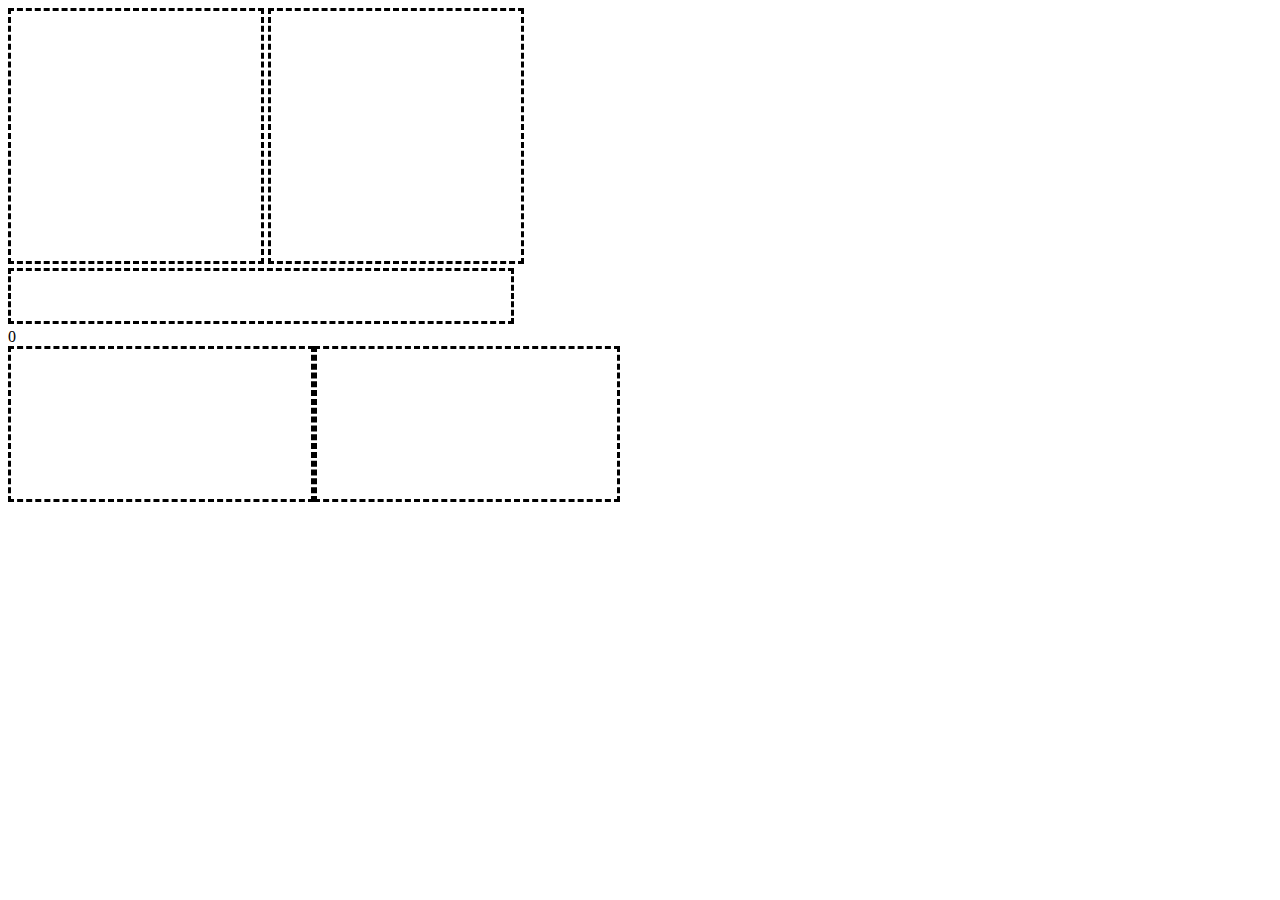
<file: research/covtraj/testing/index.html>
<!DOCTYPE html>
<meta charset="utf-8">
<style>

/* CSS goes here. */
.axis text {
    font: 10px sans-serif;
}

.axis line, .axis path {
    fill: none;
    stroke: #000;
    shape-rendering: crispEdges;
}




.subunit.Florida { fill: #ddc; }
.subunit.Georgia { fill: #cdd; }
.subunit.Alabama { fill: #cdc; }
.subunit-boundary {
  fill: none;
  stroke: #666;
}
.subunit-label {
  fill: #000;
  fill-opacity: .5;
  font-size: 20px;
  font-weight: 300;
  text-anchor: middle;
}

.ticks {
  font: 10px sans-serif;
}

.track,
.track-inset,
.track-overlay {
  stroke-linecap: round;
}

.track {
  stroke: #000;
  stroke-opacity: 0.3;
  stroke-width: 10px;
}

.track-inset {
  stroke: #ddd;
  stroke-width: 8px;
}

.track-overlay {
  pointer-events: stroke;
  stroke-width: 50px;
  stroke: transparent;
  cursor: col-resize;
}

.handle {
  fill: #fff;
  stroke: #000;
  stroke-opacity: 0.5;
  stroke-width: 1.25px;
}

svg {
	border-style: dashed;
}

</style>
<body>
<script src="http://d3js.org/d3.v4.min.js"></script>
<script src="topojson.v2.min.js" charset="utf-8"></script>

<body>
	<div>
		<svg id="map1" height="250" width="250"></svg>
		<svg id="map2" height="250" width="250"></svg>
	</div>
	<div >
		<svg id="slider" height="50" width="500"></svg>
	</div>
	<div>
		<span id="slider3text">0</span>
	</div>

	<div style="display:inline-block;" id="legend"></div>
    <div style="display:inline-block; float:left" id="container1">
    	<svg id="corrcontainer" ></svg>
    </div>
    <div style="display:inline-block; float:left" id="container2">
    	<svg id="corrcontainer" ></svg>
    </div>

</body>


<script src="main.js"></script>

	<script>

    var correlationMatrix = [
        [1, 0.3, 0.2],
        [0.3, 1, 0.5],
        [0.2, 0.5, 1]
    ];
    var correlationMatrix2 = [
		[0, 0.7, 0.8],
		[0.7, 0, 0.5],
		[0.8, 0.5, 0]
    ];

    function corrInit(container, data) {
		var labels = ['Alabama', 'Florida', 'Georgia'];
		Matrix({
	        container : container,
	        data      : data,
	        labels    : labels,
	        start_color : '#ffffff',
	        end_color : '#3498db'
	    });
	}

	d3.queue()
	.defer(d3.json, "girls.json")
	.defer(d3.json, "boys.json")
	.await(startInit);

	function startInit(error, girls, boys) {
		mapInit("map1");
		mapInit("map2");
		corrInit("#container1", girls[0].mat);
		corrInit("#container2", boys[0].mat);
		Legend({
    		widthLegend : 	100,
        	start_color : '#ffffff',
        	end_color : '#3498db'
    	});

	

		var slidersvg = d3.select("#slider"),
	    margin = {right: 50, left: 50},
	    width = +slidersvg.attr("width") - margin.left - margin.right,
	    height = +slidersvg.attr("height");

		var x = d3.scaleLinear()
		    .domain([1910, 2015])
		    .range([0, width])
		    .clamp(true);

		var slider = slidersvg.append("g")
		    .attr("class", "slider")
		    .attr("transform", "translate(" + margin.left + "," + height / 2 + ")");

		slider.append("line")
		    .attr("class", "track")
		    .attr("x1", x.range()[0])
		    .attr("x2", x.range()[1])
		  	.select(function() { return this.parentNode.appendChild(this.cloneNode(true)); })
		    .attr("class", "track-inset")
		  	.select(function() { return this.parentNode.appendChild(this.cloneNode(true)); })
		    .attr("class", "track-overlay")
		    .call(d3.drag()
		        .on("start.interrupt", function() { slider.interrupt(); })
		        .on("start drag", function() {
		        						console.log(Math.round(x.invert(d3.event.x)));
		        						t = Math.round(x.invert(d3.event.x)) - 1910;
		        						console.log(t);
		        						girlst = girls[t];
		        						boyst = boys[t];
		        						slider_event(x.invert(d3.event.x), girlst, boyst);
		        					}
					)
		        );

		// slider axis tick labels
		slider.insert("g", ".track-overlay")
		    .attr("class", "ticks")
	    	.attr("transform", "translate(0," + 18 + ")")
		  	.selectAll("text")
		  	.data(x.ticks(10))
		  	.enter().append("text")
		    .attr("x", x)
		    .attr("text-anchor", "middle")
		    .text(function(d) { return d; });

		// circle that is selector on slider
		var handle = slider.insert("circle", ".track-overlay")
		    .attr("class", "handle")
		    .attr("r", 9);

		// beginning intro on page load
		slider.transition() // Gratuitous intro!
		    .duration(10000)
		    .ease(d3.easeLinear) // defaults to accelerate/decelerate
		    .tween("hue", function() {
		      var i = d3.interpolate(1910, 2015);
		      return function(t) { 
		      	girlst = girls[Math.round(i(t)) - 1910];
		      	boyst = boys[Math.round(i(t)) - 1910];
		      	slider_event(i(t), girlst, boyst);
	      		};
		    });


function slider_event(x, girls, boys) {
	hue(x);
	d3.select('#slider3text').text(Math.round(x));
	updateCorrs(girls.mat, boys.mat);
	updateMaps(x, girls.topnames, boys.topnames);
}

function hue(h) {
  handle.attr("cx", x(h));
  slidersvg.style("background-color", d3.hsl(h, 0.8, 0.8));
}

function updateMaps(x, girlnames, boynames ) {

	// for testing
	var alabama = d3.selectAll('.subunit.Alabama');
	alabama.style("fill", d3.hsl(x,0.8,0.8));

	updateMap("map1", girlnames);
	updateMap("map2", boynames);
}
function updateMap(mapvsvg_id, names) {
	var mapsvg = d3.select("#" + mapvsvg_id);

  	mapsvg.selectAll(".subunit-label")
	    .data(names)
	    .text(function(d, i) {
	    	return d[0];
	     });
  
}

function updateCorrs(girls, boys) {

	updateCorrelation(
		{
	        container : '#container1',
	        data      : girls,
	        start_color : '#ffffff',
	        end_color : '#3498db'
		}
	);
	updateCorrelation(
		{
	        container : '#container2',
	        data      : boys,
	        start_color : '#ffffff',
	        end_color : '#3498db'
		}
	);
}

function updateCorrelation(options) {
	var width = 350,
	    height = 350,
	    data = options.data,
	    container = options.container,
	    startColor = options.start_color,
	    endColor = options.end_color;;

	if(!data){
		throw new Error('Please pass data');
	}

	if(!Array.isArray(data) || !data.length || !Array.isArray(data[0])){
		throw new Error('It should be a 2-D array');
	}

	var maxValue = 1;//d3.max(data, function(layer) { return d3.max(layer, function(d) { return d; }); });
    var minValue = 0;//d3.min(data, function(layer) { return d3.min(layer, function(d) { return d; }); });

	var numrows = data.length;
	var numcols = data[0].length;

	var svg = d3.select(container).select("#corrcontainer");

	var x = d3.scaleBand()
	    .domain(d3.range(numcols))
	    .range([0, width]);

	var y = d3.scaleBand()
	    .domain(d3.range(numrows))
	    .range([0, height]);

	var colorMap = d3.scaleLinear()
	    .domain([minValue,maxValue])
	    .range([startColor, endColor]);

	var row = svg.selectAll(".row")
	    .data(data);

	var cell = row.selectAll(".cell")
	    .data(function(d) { return d; });

    cell.select("text")
	    .style("fill", function(d, i) { return d >= maxValue/2 ? 'white' : 'black'; })
	    .text(function(d, i) { return d; });

	row.selectAll(".cell")
	    .data(function(d, i) { return data[i]; })
	    .style("fill", colorMap);
}
}
</script>
</file>
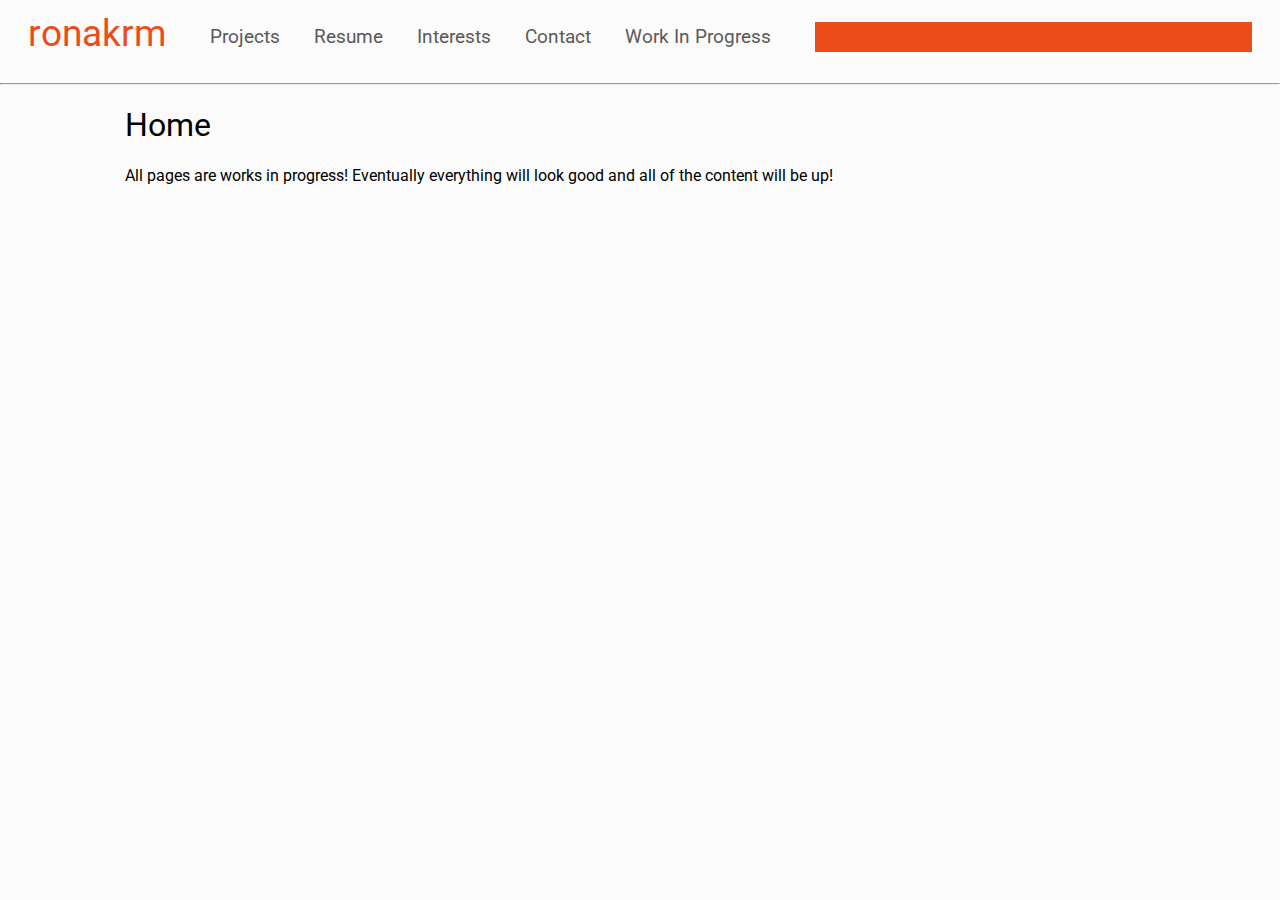
<file: scrap.html>
<!DOCTYPE HTML>
<html>
<!-- \\AFS\cs.wisc.edu\u\r\o\ronakrm\public\html -->
<!-- TODO
	make sitemap better
	add descriptions and links for all undergraduate projects
	add pictures to side, decrease font size of paragraphs?
	figure out a reason for a third real page (interests, something)
	homepage: current coursework, teaching, job
-->
<head>
	<link href='http://fonts.googleapis.com/css?family=Roboto' rel='stylesheet' type='text/css'>
	<link rel="stylesheet" href="./css/title-bar.css">
	<link rel="stylesheet" href="./css/main.css">
</head>

<table id="title-bar">
	<tr>
		<td>
			<div id="title">
				<div class="container">
						<h1><a href="/~ronakrm/">ronakrm</a></h1>
				</div>
			</div>
		</td>
		<td>
			<div id="nav">
				<div class="container">
					<ul>
						<li><a href="/~ronakrm/projects/">Projects</a></li>
						<li><a href="/~ronakrm/resume/">Resume</a></li>
						<li><a href="/~ronakrm/interests/">Interests</a></li>
						<li><a href="/~ronakrm/contact/">Contact</a></li>
						<li id="wip"><a href="/~ronakrm/wip/">Work in Progress</a></li>
					</ul>
				</div>
			</div>
		</td>
		<td>
			<div id="title-box">
				<div class="container">
				</div>
			</div>
		</td>
	</tr>
</table>

	<div class="separator">
		<div class="container">
			<hr>
		</div>
	</div>

<body>

	<div class="content">
		<div class="container">
			<h1>Home</h1>
			<p>All pages are works in progress! Eventually everything will look good and all of the content will be up!</p>
		</div>
	</div>

</body>

</html>
</file>
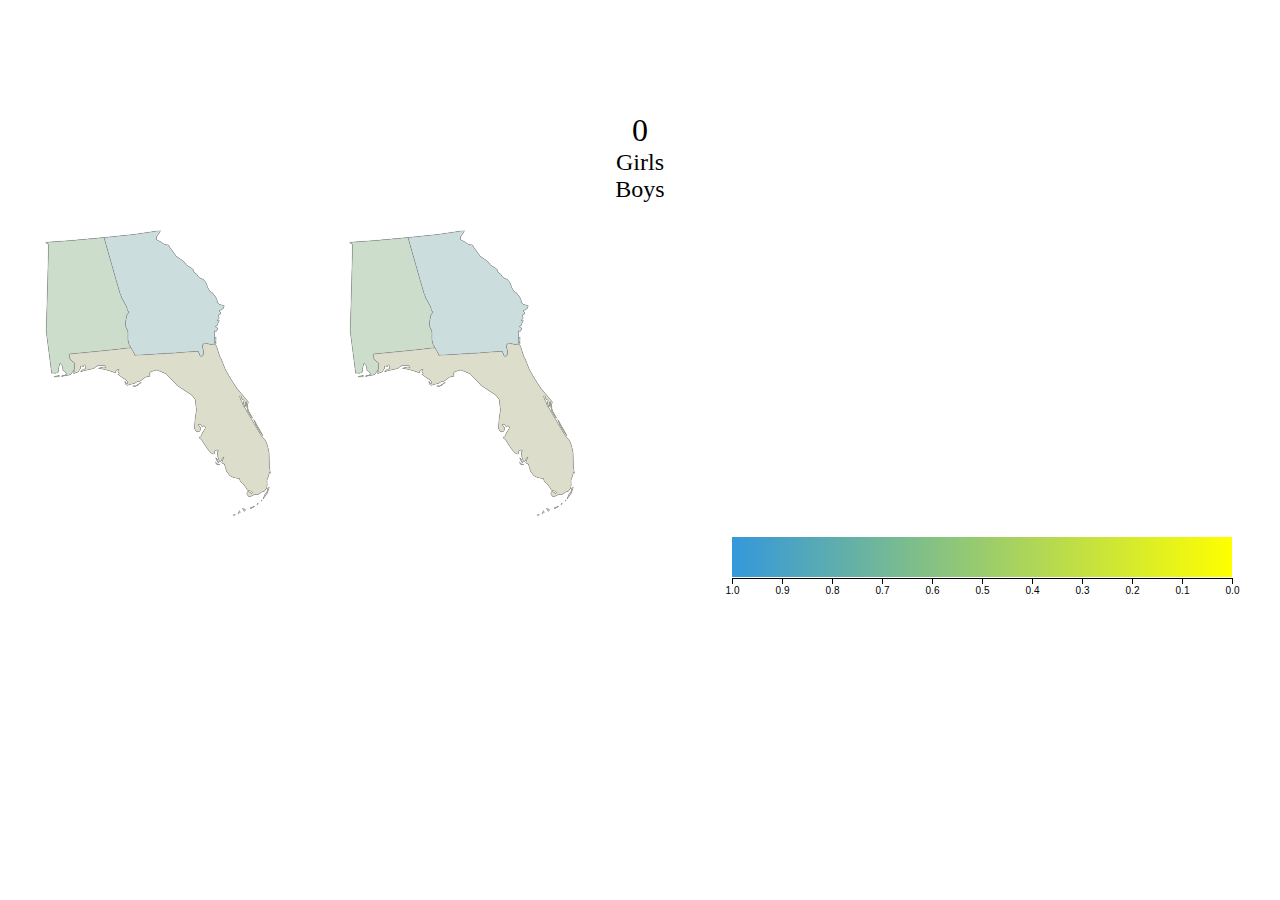
<file: research/covtraj/test_map.html>
<!DOCTYPE html>
<meta charset="utf-8">

<link rel="stylesheet" href="covtraj.css">
<script src=d3.v4.min.js></script>
<script src="topojson.v2.min.js" charset="utf-8"></script>
<script src="main.js"></script>

<body>
	<div >
		<div id = "sliderDiv">
			<svg id="slider" height="100" width="610"></svg>
		</div>
		<div id="sliderVal">
			<text id="slider3text">0</text>
		</div>
		
		<div id="Genders">
			<span class="gendertitle">Girls</span>
			<span class="gendertitle">Boys</span>
		</div>
		<div id="maps">
			<svg id="map1" height="300" width="300"></svg>
			<svg id="map2" height="300" width="300"></svg>
		</div>
		<div id ="corrMats">
			<div style="display:block; float: right" id="legend"></div>
	    	<div style="display:block; float:left" id="container1">
	    		<svg id="corrcontainer" ></svg>
	    	</div>
	    	<div style="display:block; float:left" id="container2">
		    	<svg id="corrcontainer" ></svg>
	    	</div>
	    </div>
    </div>
</body>
</file>
<file: css/title-bar.css>
/* Sticky navbar - toggles between relative and fixed, depending on the scroll position.
It is positioned relative until a given offset position is met in the viewport - then it "sticks" in place (like position:fixed).
The sticky value is not supported in IE or Edge 15 and earlier versions.
However, for these versions the navbar will inherit default position */
.header {
  overflow: hidden;
  position: sticky;
  position: -webkit-sticky;
  top: 0;
  background-color: #FBFBFB;

}

.header,
.content {
    max-width: 1080px;
    margin: 0 auto;
}
h1, h2, h3, h4, h5, h6 {
    font-weight: normal;
}

/* title bar styling */
#title-bar td {
	/* for debugging alignment and stuff */
	/*border:				2px solid black;*/
	
	/* stop nav from wrapping because of orange bar.
	 * orange bar fills rest of open space, collapsing 
	 * nav. Forces nav to not wrap
	 */
	white-space:		nowrap;
}

#title-bar {
	margin:				0px 25px;
	/*margin-bottom:		-10px;*/
	padding:			0px 0px;
}

#title-bar>.container>* {
	/* align all elements in title bar to vertical center */
	vertical-align:		middle;
}

/* name styling */
#title-bar #title>.container {
	/*padding:			0px;*/
	/*margin: 			0px;*/
}
#title-bar #title h1 {
	font-size:			28pt;
	/* remove some of the vertical whitespace
	 * to align the entire bar better
	 */
	height:				0.5em;
	line-height:		0.3em;
}
#title-bar #title  a {
	cursor:				pointer;
	text-decoration:	none;
	color: 				#EC4C17;
/*	color:				#b70101;*/
}

/* nav styling */
#title-bar #nav {
	margin:				0px 25px;
	padding:			0px 0px;
}
/* to remove leading whitespace from nav bar list */
#title-bar #nav ul {
	padding:			0px;
}
#title-bar #nav li {
	margin:				0px 0px;
	padding:			0px 15px;
	/* show list inline, not newline-separated */
	display:			inline-block;
}

#title-bar #nav a {
	font-size:			14pt;
	color:				#5a5a5a;
	font-weight:		normal;
	text-transform:		capitalize;
	text-decoration:	none;
	cursor:				pointer;
}
#title-bar #nav a:hover {
	color:				#EC4C17;
/*	color:				#c5050c;*/
}

/* title box styling */
#title-bar #title-box {
	background-color:	#EC4C17;
/*	background-color:	#c5050c;*/
	width: 				auto;
	height: 			30px;
}
#title-bar td:last-child {
	/* have box fill rest of parent */
	width: 				100%;
}
</file>
<file: css/main.css>
* {
	font-family:		"Roboto", sans-serif;
	cursor:				auto;
}
html {
  box-sizing: border-box;
}
/**, *:before, *:after {
  box-sizing: inherit;
}
*/
body {
/*	width:				1250px;*/
	margin:				0px auto;
	background-color: 	#FBFBFB;/*#f3f3f3;*/
}

a {
	cursor:				pointer;
}

.burnt-orange {
	background-color: 	#ec4c17;
} 

.wisc-red {
	background-color:	#c5050c;
}

.content>.container {
	margin:				25px;
    margin-top:         0px;
	padding:			0px;
}

.selected {
	color:				#EC4C17;
/*	color:				#c5050c;*/
}

html, body {
	/*height: 100%;*/
	/*min-height: 100%;*/
}

.prettylink {
	cursor: 			pointer;
	text-decoration:	none;
	color:				#EC4C17;
/*	color:				#c5050c;*/
}

#research:before{
padding-top:10px;display:block;content:"";
}

#coursework:before{
padding-top:10px;display:block;content:"";
}

#contact:before{
padding-top:10px;display:block;content:"";
}

a.anchor {
    display: block;
    position: relative;
    top: -50px;
    visibility: hidden;
}
</file>
<file: css/lists.css>
p {
	margin-left:	8em;
}

h4 {
	margin-left:	4em;
}
</file>
<file: css/twocolumn.css>
body>.content * {
	 /*for debugging alignment and stuff */
	/*border:			2px solid black;*/
}

#projects {
	width: 				100%;
}

#project-heading h1 {
	/* remove some of the vertical whitespace
	 * to align the entire bar better
	 */
	/*height:			0.5em;*/
	/*line-height:		0.3em;*/
}

#project-title h2 {
	/* remove some of the vertical whitespace
	 * to align the entire bar better
	 */
	/*height:			0.5em;*/
	/*line-height:		0.3em;*/
}

#project-list p {
	padding-left:		10px;
	margin-top:			-10px;
	cursor:				pointer;
}

#project-list p:hover {
	color:				#EC4C17;
/*	color:				#c5050c;*/
}

#projects td {
	vertical-align: 	top;
}

#projects #sidebar {
	width:				25%;
}

#projects #meat {
	width:				75%;
}

#projects td:first-child {
	vertical-align: 	top;
}

#projects #selected-project>.container {
		padding:		10px;
}

#projects table td + td {
	border-left:		2px solid #5A5A5A;
}
</file>
<file: research/covtraj/covtraj.css>
/* CSS goes here. */

.row {
  display:table-row;
}

.col-left, .col-right {
    width: 45%;
    display: table-cell;
    vertical-align: middle;
}
.col-left {
  padding-right: 20px;
}
.col-right {
  padding-left: 20px;
}

.col {
  float: left;
  position: relative;
  width: 45%;
  padding: 10px;
  margin-top: auto;
  margin-bottom: auto;
}
/*.col1 { padding-left: 0px; }
.col2 {padding-right: 0px; }
*/
.col2 {
  display: table-cell;
  vertical-align:  middle;
  border-style: dashed;
}

.clearfix:after {
  content: "";
  display: table;
  clear: both;
}

.ticks {
  font: 10px sans-serif;
}

.track,
.track-inset,
.track-overlay {
  stroke-linecap: round;
}

.track {
  stroke: #000;
  stroke-opacity: 0.3;
  stroke-width: 10px;
}

.track-inset {
  stroke: #ddd;
  stroke-width: 8px;
}

.track-overlay {
  pointer-events: stroke;
  stroke-width: 50px;
  stroke: transparent;
  cursor: col-resize;
}

.handle {
  fill: #fff;
  stroke: #000;
  stroke-opacity: 0.5;
  stroke-width: 1.25px;
}


.axis text {
    font: 10px sans-serif;
}

.axis line, .axis path {
    fill: none;
    stroke: #000;
    shape-rendering: crispEdges;
}


.subunit.Florida { fill: #ddc; }
.subunit.Georgia { fill: #cdd; }
.subunit.Alabama { fill: #cdc; }
.subunit-boundary {
  fill: none;
  stroke-width: 0.25px;
  stroke: #666;
}
.subunit-label {

}

.maps {
	margin: auto;
}

#sliderDiv {
	margin: auto;
}

#sliderVal {
	margin: auto;
	text-align: center;
  font-size: 2em;
}

#sliderSVG {
  display: block;
  margin: auto;
}

#corrMats {
	margin: auto;
}

#Genders {
  margin: auto;
  margin-bottom: 20px;
}

.gendertitle {
  display:block;
	text-align: center;
  font-size: 1.5em;
}

.babynamesonmap {
  font-size: 0.75em;
  text-align: center;
}

#legend>svg {
  display: block;
  margin: auto;
  padding: 10px;
}
</file>
